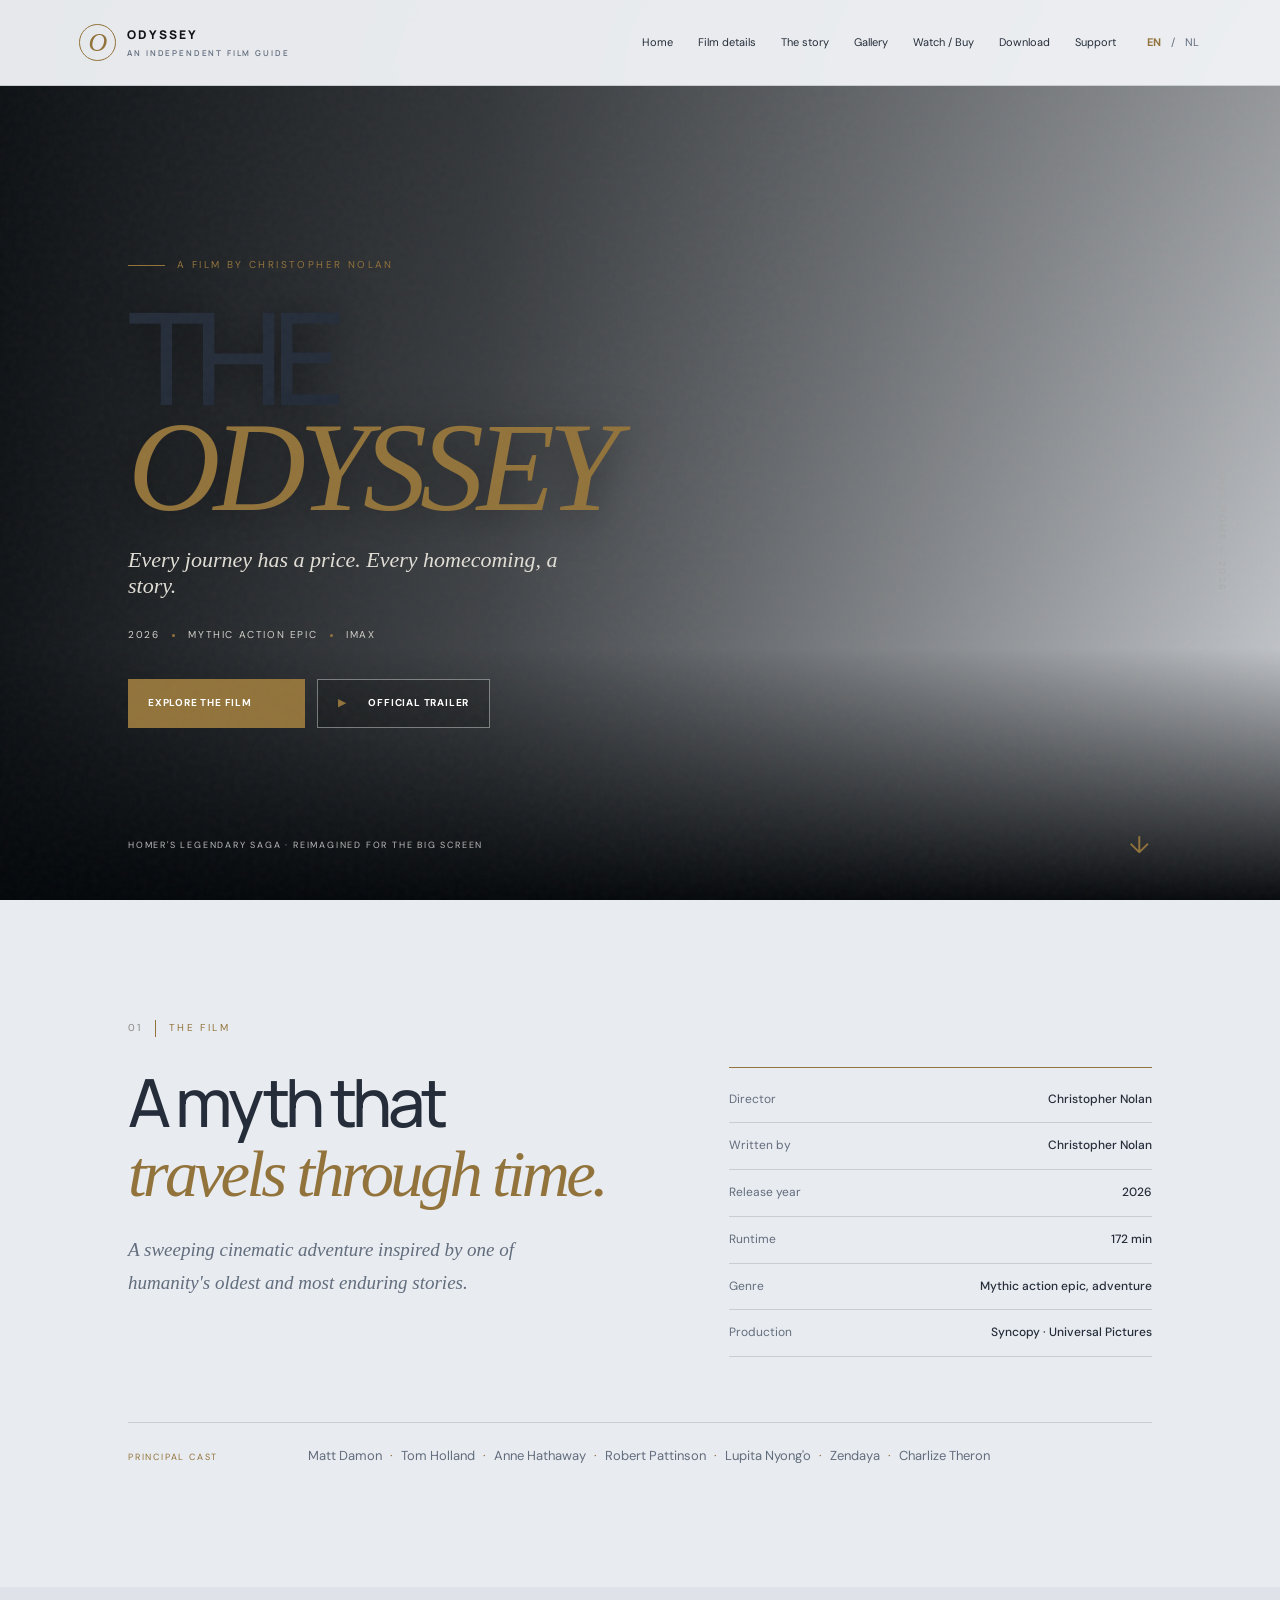
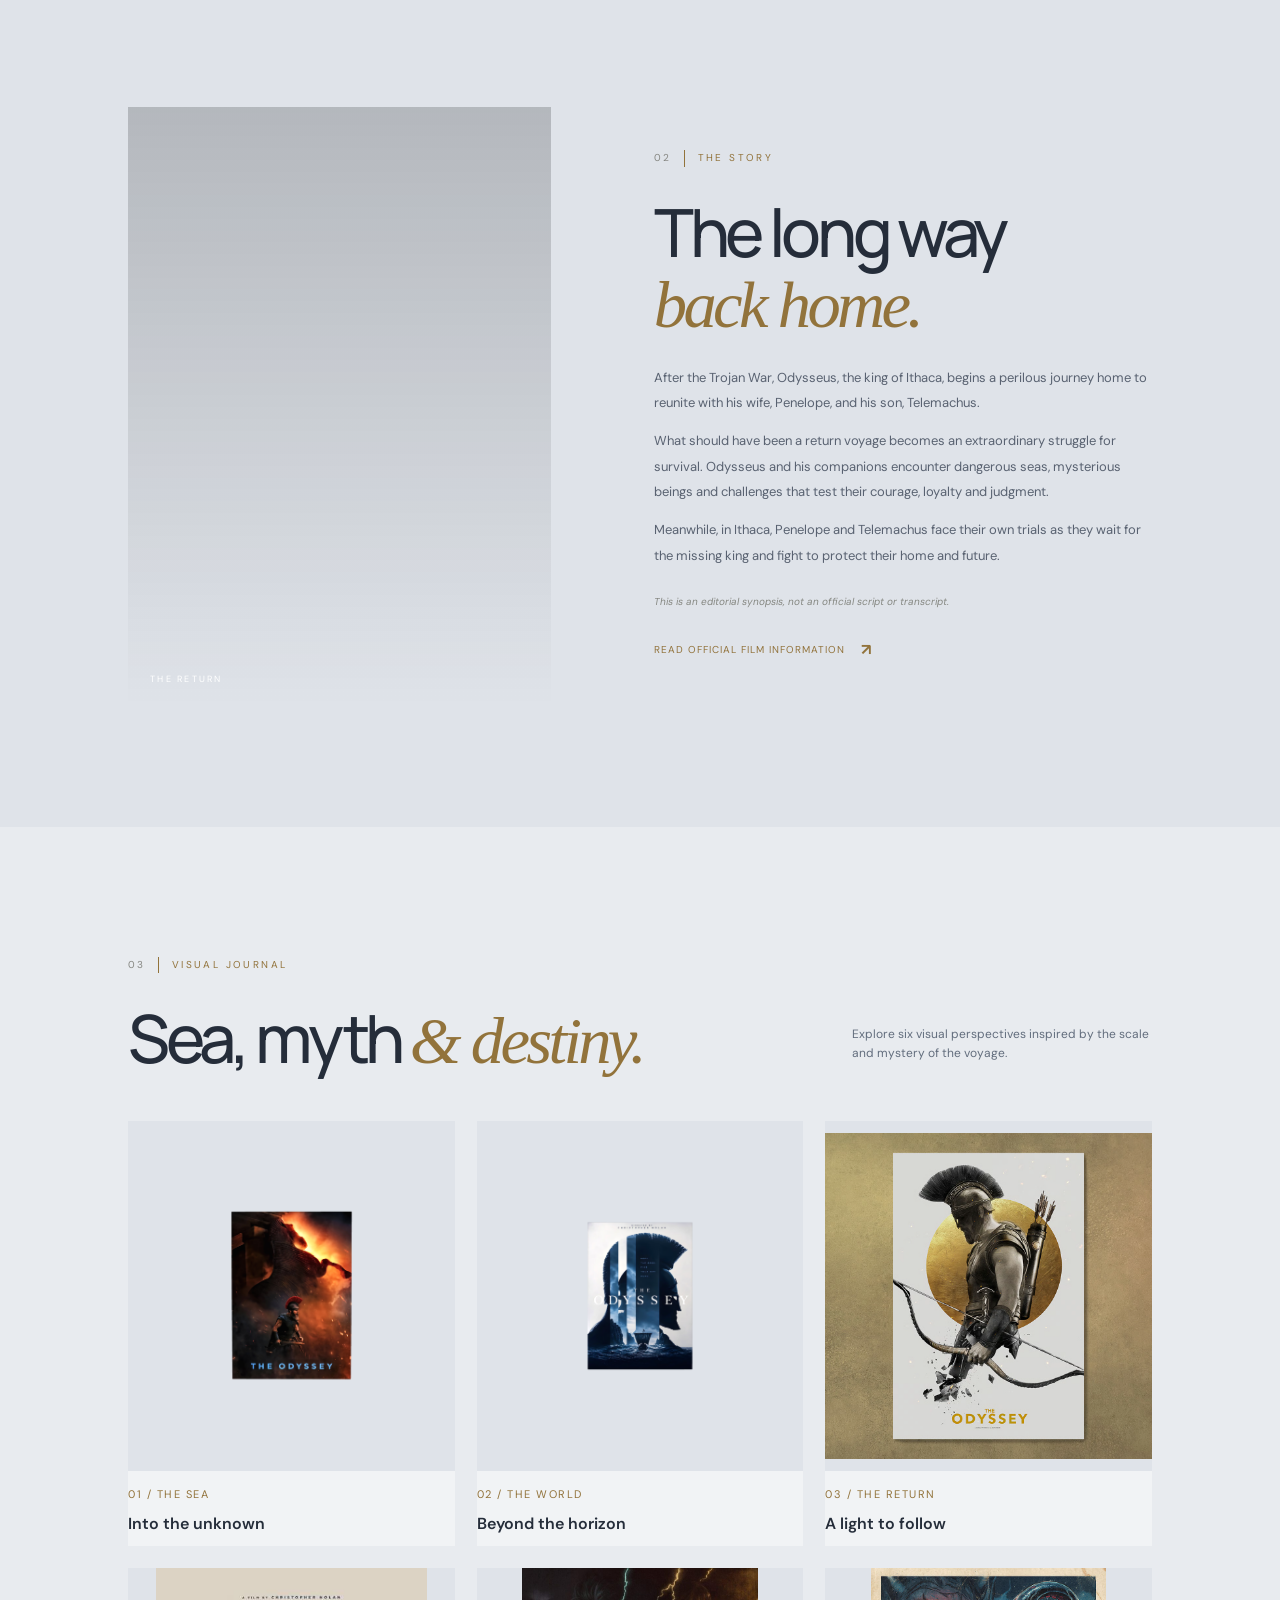
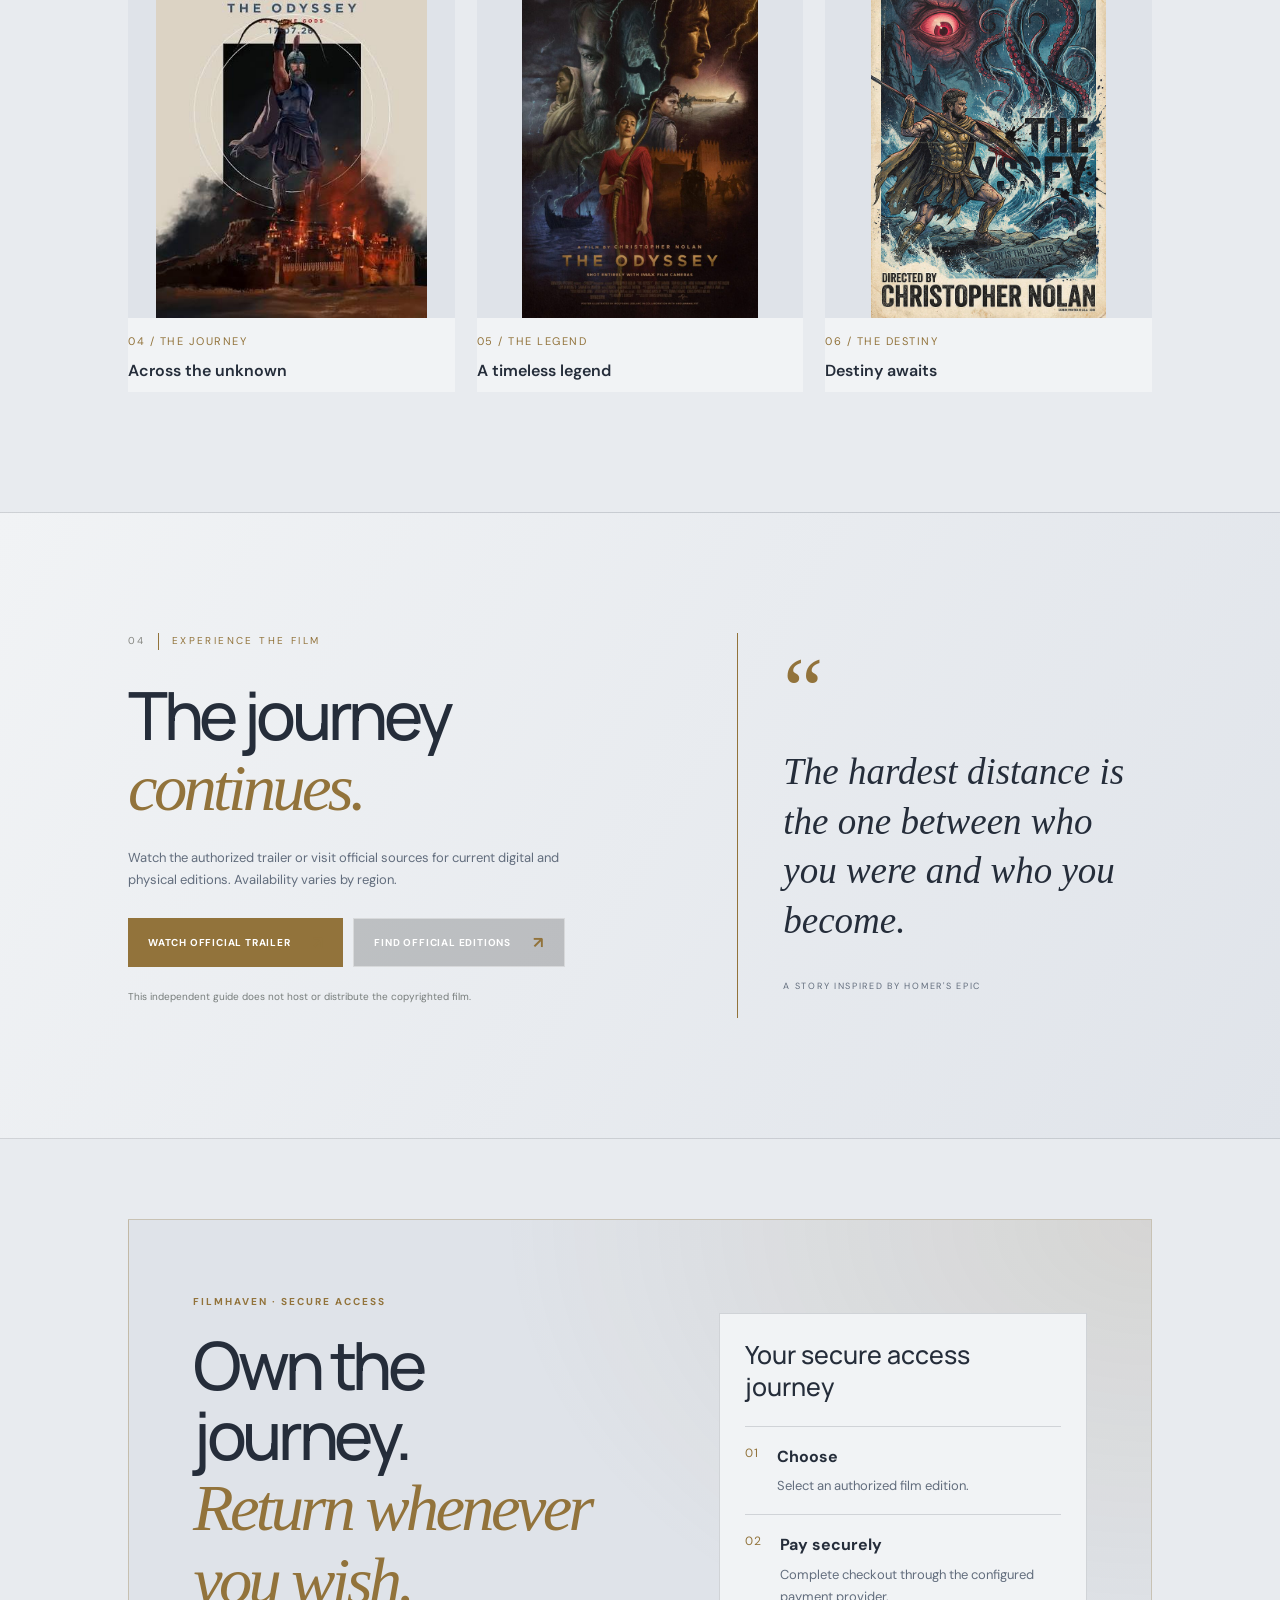
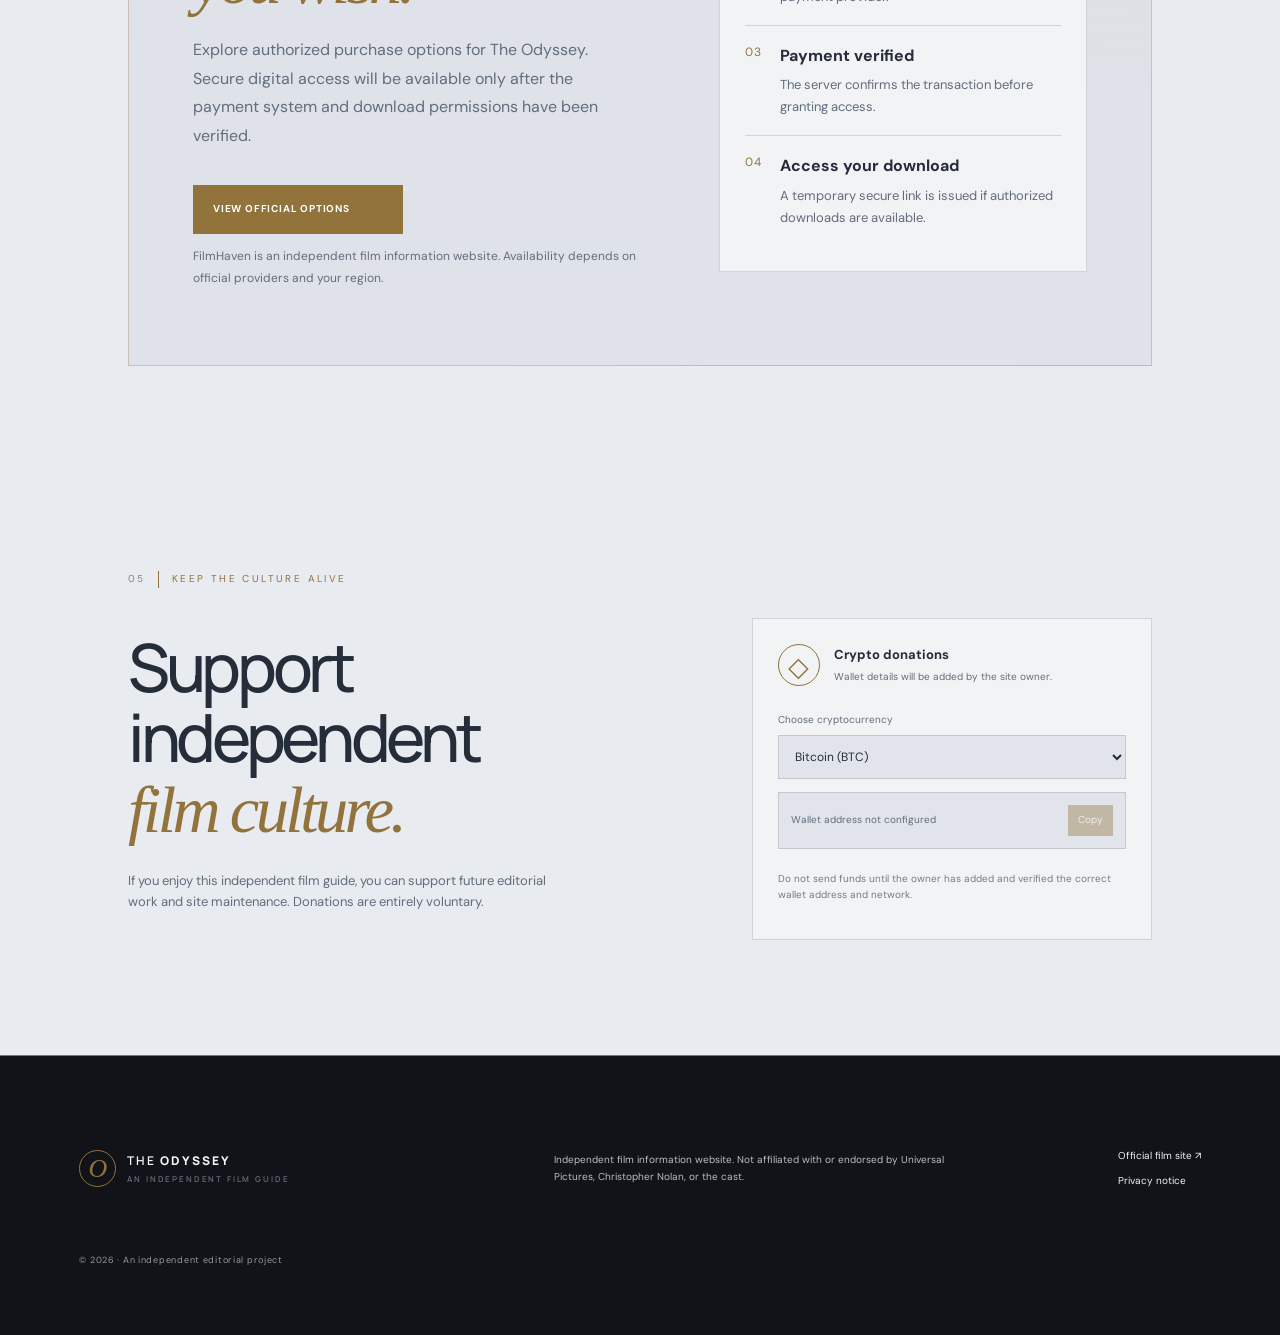
<file: index.html>
<!doctype html>
<html lang="en">

<head>
  <meta charset="utf-8" />
  <meta name="viewport" content="width=device-width, initial-scale=1" />
  <meta name="theme-color" content="#090b0e" />

  <!-- SEO -->
  <title>The Odyssey (2026) — Film Details & Official Viewing | FilmHaven</title>
  <meta
    name="description"
    content="Explore The Odyssey (2026), directed by Christopher Nolan. Discover the story, cast, film details, official trailer and authorized viewing options on FilmHaven."
  />
  <meta name="robots" content="index,follow,max-image-preview:large" />

  <!-- Canonical URL -->
  <link rel="canonical" href="https://filmhaven.nl/" />

  <!-- Open Graph / Social Sharing -->
  <meta property="og:type" content="website" />
  <meta property="og:site_name" content="FilmHaven" />
  <meta
    property="og:title"
    content="The Odyssey (2026) — Film Details & Official Viewing | FilmHaven"
  />
  <meta
    property="og:description"
    content="Discover The Odyssey (2026), its story, cast, official trailer and authorized viewing options."
  />
  <meta property="og:url" content="https://filmhaven.nl/" />
  <meta
    property="og:image"
    content="https://images.unsplash.com/photo-1518837695005-2083093ee35b?auto=format&fit=crop&w=1600&q=85"
  />

  <!-- Twitter / X Sharing -->
  <meta name="twitter:card" content="summary_large_image" />
  <meta
    name="twitter:title"
    content="The Odyssey (2026) | FilmHaven"
  />
  <meta
    name="twitter:description"
    content="Explore the story, cast and authorized viewing options for The Odyssey (2026)."
  />
  <meta
    name="twitter:image"
    content="https://images.unsplash.com/photo-1518837695005-2083093ee35b?auto=format&fit=crop&w=1600&q=85"
  />

  <!-- Fonts -->
  <link rel="preconnect" href="https://fonts.googleapis.com" />
  <link rel="preconnect" href="https://fonts.gstatic.com" crossorigin />
  <link
    href="https://fonts.googleapis.com/css2?family=DM+Sans:wght@400;500;600;700&family=Manrope:wght@400;500;600;700;800&display=swap"
    rel="stylesheet"
  />

  <!-- CSS -->
  <!-- <link rel="stylesheet" href="styles.css" /> -->
  <link rel="stylesheet" href="responsive.css" />
  <link rel="stylesheet" href="sec.css">

  <!-- Structured Data -->
  <script type="application/ld+json">
  {
    "@context": "https://schema.org",
    "@type": "Movie",
    "name": "The Odyssey",
    "url": "https://filmhaven.nl/",
    "datePublished": "2026",
    "director": {
      "@type": "Person",
      "name": "Christopher Nolan"
    },
    "genre": [
      "Adventure",
      "Fantasy"
    ],
    "description": "Explore film information, the story, and authorized viewing options for The Odyssey (2026).",
    "sameAs": [
      "https://www.odysseymovie.com/",
      "https://www.universalpicturesathome.com/movies/the-odyssey-2026"
    ]
  }
  </script>
<style>
header.site-header a.brand > span:nth-child(2) > span.brand-the {
    color: #d4af37 !important;
    -webkit-text-fill-color: #d4af37 !important;
}
</style>

</head>

<body>
  <div class="grain" aria-hidden="true"></div>
  <header class="site-header">
    <a class="brand" href="#home" aria-label="Odyssey home">
  <span class="brand-mark">O</span>
  <span>
    <!-- <span class="brand-the">THE</span> -->
    <b>ODYSSEY</b>
    <small>AN INDEPENDENT FILM GUIDE</small>
  </span>
</a>
    <!-- <a class="brand" href="#home" aria-label="Odyssey home"><span class="brand-mark">O</span><span>THE <b>ODYSSEY</b><small>AN INDEPENDENT FILM GUIDE</small></span></a> -->
    <button class="menu-toggle" aria-label="Open navigation" aria-expanded="false">☰</button>
    <nav class="nav" aria-label="Main navigation">
      <a href="#home" data-i18n="navHome">Home</a><a href="#details" data-i18n="navDetails">Film details</a><a href="#story" data-i18n="navStory">The story</a><a href="#gallery" data-i18n="navGallery">Gallery</a><a href="#watch" data-i18n="navWatch">Watch / Buy</a> <a href="#download">Download</a>  <a href="#support" data-i18n="navSupport">Support</a>
      <div class="language-switch" aria-label="Choose language"><button class="lang active" data-lang="en" aria-pressed="true">EN</button><span>/</span><button class="lang" data-lang="nl" aria-pressed="false">NL</button></div>
    </nav>
  </header>

  <main>
    <section class="hero" id="home">
      <div class="hero-image" role="img" aria-label="Dramatic ocean at dusk, evoking a mythic voyage"></div>
      <div class="hero-vignette"></div>
      <div class="hero-content reveal">
        <p class="eyebrow"><span class="eyebrow-line"></span><span data-i18n="heroEyebrow">A FILM BY CHRISTOPHER NOLAN</span></p>
        <h1>THE<br/><em>ODYSSEY</em></h1>
        <p class="hero-sub" data-i18n="heroSub">Every journey has a price. Every homecoming, a story.</p>
        <div class="hero-meta"><span>2026</span><i></i><span data-i18n="genre">MYTHIC ACTION EPIC</span><i></i><span>IMAX</span></div>
        <div class="hero-actions"><a class="button button-gold" href="#details"><span data-i18n="explore">Explore the film</span><b>↗</b></a><a class="button button-ghost" href="https://www.youtube.com/watch?v=f_bKjZeJBBI" target="_blank" rel="noopener noreferrer"><span class="play">▶</span><span data-i18n="trailer">Official trailer</span></a></div>
      </div>
      <div class="hero-foot"><span data-i18n="heroFoot">HOMER'S LEGENDARY SAGA · REIMAGINED FOR THE BIG SCREEN</span><a href="#story" aria-label="Scroll to story">↓</a></div>
      <div class="vertical-note">A JOURNEY HOME — 2026</div>
    </section>

    <section class="intro section-wrap" id="details">
      <div class="section-kicker"><span>01</span><span data-i18n="detailsKicker">THE FILM</span></div>
      <div class="intro-grid"><div><h2 data-i18n="detailsTitle">A myth that<br/><em>travels through time.</em></h2><p class="lead" data-i18n="detailsLead">A sweeping cinematic adventure inspired by one of humanity's oldest and most enduring stories.</p></div>
        <div class="facts-card"><div class="fact"><span data-i18n="labelDirector">Director</span><strong>Christopher Nolan</strong></div><div class="fact"><span data-i18n="labelWriter">Written by</span><strong>Christopher Nolan</strong></div><div class="fact"><span data-i18n="labelYear">Release year</span><strong>2026</strong></div><div class="fact"><span data-i18n="labelRuntime">Runtime</span><strong>172 min</strong></div><div class="fact"><span data-i18n="labelGenre">Genre</span><strong data-i18n="genreFull">Mythic action epic, adventure</strong></div><div class="fact"><span data-i18n="labelProduction">Production</span><strong>Syncopy · Universal Pictures</strong></div></div>
      </div>
      <div class="cast-strip"><span class="cast-label" data-i18n="castLabel">PRINCIPAL CAST</span><p>Matt Damon <b>·</b> Tom Holland <b>·</b> Anne Hathaway <b>·</b> Robert Pattinson <b>·</b> Lupita Nyong'o <b>·</b> Zendaya <b>·</b> Charlize Theron</p></div>
    </section>

    <section class="story section-wrap" id="story"><div class="story-art" role="img" aria-label="Moonlit sea and distant horizon"></div><div class="story-copy"><div class="section-kicker"><span>02</span><span data-i18n="storyKicker">THE STORY</span></div><h2 data-i18n="storyTitle">The long way<br/><em>back home.</em></h2><p data-i18n="synopsis1">After the Trojan War, Odysseus, the king of Ithaca, begins a perilous journey home to reunite with his wife, Penelope, and his son, Telemachus.</p><p data-i18n="synopsis2">What should have been a return voyage becomes an extraordinary struggle for survival. Odysseus and his companions encounter dangerous seas, mysterious beings and challenges that test their courage, loyalty and judgment.</p><p data-i18n="synopsis3">Meanwhile, in Ithaca, Penelope and Telemachus face their own trials as they wait for the missing king and fight to protect their home and future.</p><p class="editorial-note" data-i18n="editorial">This is an editorial synopsis, not an official script or transcript.</p><a class="text-link" href="https://www.odysseymovie.com/synopsis/" target="_blank" rel="noopener noreferrer"><span data-i18n="officialSynopsis">Read official film information</span> <b>↗</b></a></div></section>
    
<section class="gallery section-wrap" id="gallery">
  <div class="section-heading">
    <div>
      <div class="section-kicker">
        <span>03</span>
        <span data-i18n="galleryKicker">VISUAL JOURNAL</span>
      </div>
      <h2 data-i18n="galleryTitle">Sea, myth <em>&amp; destiny.</em></h2>
    </div>

    <p data-i18n="galleryIntro">
      Explore six visual perspectives inspired by The Odyssey.
    </p>
  </div>

  <div class="gallery-grid">

    <figure class="gallery-large gallery-card">
      <img src="poster-1.png"
           alt="The Odyssey film poster 1"
           loading="lazy">
      <figcaption>
        <span>01 / THE SEA</span>
        <b data-i18n="galleryCaption1">Into the unknown</b>
      </figcaption>
    </figure>

    <figure class="gallery-card">
      <img src="poster-2.png"
           alt="The Odyssey film poster 2"
           loading="lazy">
      <figcaption>
        <span>02 / THE WORLD</span>
        <b data-i18n="galleryCaption2">Beyond the horizon</b>
      </figcaption>
    </figure>

    <figure class="gallery-card">
      <img src="poster-3.png"
           alt="The Odyssey film poster 3"
           loading="lazy">
      <figcaption>
        <span>03 / THE RETURN</span>
        <b data-i18n="galleryCaption3">A light to follow</b>
      </figcaption>
    </figure>

    <figure class="gallery-card">
      <img src="poster-4.jpg"
           alt="The Odyssey film poster 4"
           loading="lazy">
      <figcaption>
        <span>04 / THE JOURNEY</span>
        <b data-i18n="galleryCaption4">Across the unknown</b>
      </figcaption>
    </figure>

    <figure class="gallery-card">
      <img src="poster-5.jpg"
           alt="The Odyssey film poster 5"
           loading="lazy">
      <figcaption>
        <span>05 / THE LEGEND</span>
        <b data-i18n="galleryCaption5">A timeless legend</b>
      </figcaption>
    </figure>

    <figure class="gallery-card">
      <img src="poster-6.jpg"
           alt="The Odyssey film poster 6"
           loading="lazy">
      <figcaption>
        <span>06 / THE DESTINY</span>
        <b data-i18n="galleryCaption6">Destiny awaits</b>
      </figcaption>
    </figure>

  </div>
</section>


    <section class="watch section-wrap" id="watch"><div class="watch-panel"><div class="section-kicker"><span>04</span><span data-i18n="watchKicker">EXPERIENCE THE FILM</span></div><h2 data-i18n="watchTitle">The journey<br/><em>continues.</em></h2><p data-i18n="watchCopy">Watch the authorized trailer or visit official sources for current digital and physical editions. Availability varies by region.</p><div class="watch-actions"><a class="button button-gold" href="https://www.youtube.com/watch?v=f_bKjZeJBBI" target="_blank" rel="noopener noreferrer"><span data-i18n="watchTrailer">Watch official trailer</span><b>↗</b></a><a class="button button-ghost" href="https://www.universalpicturesathome.com/movies/the-odyssey-2026" target="_blank" rel="noopener noreferrer"><span data-i18n="findEditions">Find official editions</span><b>↗</b></a></div><p class="small-note" data-i18n="noDownloads">This independent guide does not host or distribute the copyrighted film.</p></div><div class="watch-side"><span class="quote-mark">“</span><blockquote data-i18n="quote">The hardest distance is the one between who you were and who you become.</blockquote><span class="quote-credit" data-i18n="quoteCredit">A STORY INSPIRED BY HOMER'S EPIC</span></div></section>

<section class="download-section section-wrap" id="download">
  <div class="download-panel">

    <!-- Left Side -->
    <div class="download-copy">

      <p class="download-eyebrow" data-i18n="downloadEyebrow">
        FILMHAVEN · SECURE ACCESS
      </p>

      <h2 data-i18n="downloadTitle">
        Own the journey.<br>
        <em>Return whenever you wish.</em>
      </h2>

      <p data-i18n="downloadCopy">
        Explore authorized purchase options for The Odyssey.
        Secure digital access will be available only after the
        payment system and download permissions have been verified.
      </p>

      <a
        class="button button-gold"
        href="https://www.universalpicturesathome.com/movies/the-odyssey-2026"
        target="_blank"
        rel="noopener noreferrer"
      >
        <span data-i18n="downloadButton">View official options</span>
        <b>↗</b>
      </a>

      <p class="download-note" data-i18n="downloadNote">
        FilmHaven is an independent film information website.
        Availability depends on official providers and your region.
      </p>

    </div>

    <!-- Right Side: Download Steps -->
    <div class="download-steps">

      <h3 data-i18n="downloadStepsTitle">
        Your secure access journey
      </h3>

      <!-- Step 1 -->
      <div class="download-step">
        <span>01</span>

        <div>
          <strong data-i18n="downloadStep1">Choose</strong>

          <p data-i18n="downloadStep1Text">
            Select an authorized film edition.
          </p>
        </div>
      </div>

      <!-- Step 2 -->
      <div class="download-step">
        <span>02</span>

        <div>
          <strong data-i18n="downloadStep2">Pay securely</strong>

          <p data-i18n="downloadStep2Text">
            Complete checkout through the configured payment provider.
          </p>
        </div>
      </div>

      <!-- Step 3 -->
      <div class="download-step">
        <span>03</span>

        <div>
          <strong data-i18n="downloadStep3">Payment verified</strong>

          <p data-i18n="downloadStep3Text">
            The server confirms the transaction before granting access.
          </p>
        </div>
      </div>

      <!-- Step 4 -->
      <div class="download-step">
        <span>04</span>

        <div>
          <strong data-i18n="downloadStep4">Access your download</strong>

          <p data-i18n="downloadStep4Text">
            A temporary secure link is issued if authorized downloads are available.
          </p>
        </div>
      </div>

    </div>
  </div>
</section>







    <section class="support section-wrap" id="support"><div class="section-kicker"><span>05</span><span data-i18n="supportKicker">KEEP THE CULTURE ALIVE</span></div><div class="support-grid"><div><h2 data-i18n="supportTitle">Support independent<br/><em>film culture.</em></h2><p data-i18n="supportCopy">If you enjoy this independent film guide, you can support future editorial work and site maintenance. Donations are entirely voluntary.</p></div><div class="donation-card"><div class="donation-top"><span class="coin-icon">◇</span><div><strong data-i18n="donationTitle">Crypto donations</strong><small data-i18n="donationSubtitle">Wallet details will be added by the site owner.</small></div></div><label for="coin" data-i18n="chooseCoin">Choose cryptocurrency</label><select id="coin"><option value="btc">Bitcoin (BTC)</option><option value="eth">Ethereum (ETH)</option><option value="usdc">USDC</option></select><div class="wallet-box"><span id="walletText" data-i18n="walletMissing">Wallet address not configured</span><button id="copyWallet" disabled data-i18n="copy">Copy</button></div><p class="small-note" data-i18n="walletWarning">Do not send funds until the owner has added and verified the correct wallet address and network.</p></div></div></section>
  </main>

  <footer class="footer"><a class="brand footer-brand" href="#home"><span class="brand-mark">O</span><span>THE <b>ODYSSEY</b><small>AN INDEPENDENT FILM GUIDE</small></span></a><p data-i18n="disclaimer">Independent film information website. Not affiliated with or endorsed by Universal Pictures, Christopher Nolan, or the cast.</p><div class="footer-links"><a href="https://www.odysseymovie.com/" target="_blank" rel="noopener noreferrer" data-i18n="officialSite">Official film site ↗</a><a href="#privacy" id="privacyLink" data-i18n="privacy">Privacy notice</a></div><small>© <span id="year"></span> · <span data-i18n="footerLine">An independent editorial project</span></small></footer>
  <div class="toast" role="status" aria-live="polite"></div>
  <!-- <script src="script.js"></script> -->

<script src="main.js"></script>
</body>
</html>
</file>
<file: styles.css>
:root {
  --bg: #090b0e

  --panel: #c7d8f6;
  --text: #f2f0e9;
  --muted: #a6a7a5;
  --gold: #c8a96b;
  --line: rgba(255, 255, 255, 0.13);
  --serif: Georgia, "Times New Roman", serif;
  --sans: "DM Sans", sans-serif;
  --display: Manrope, "DM Sans", sans-serif;
}
* {
  box-sizing: border-box;
}
html {
  scroll-behavior: smooth;
  scroll-padding-top: 90px;
}
body {
  margin: 0;
  background: var(--bg);
  color: var(--text);
  font-family: var(--sans);
  line-height: 1.65;
  overflow-x: hidden;
}
a {
  color: inherit;
  text-decoration: none;
}
button,
select {
  font: inherit;
}
.grain {
  pointer-events: none;
  position: fixed;
  inset: 0;
  z-index: 10;
  opacity: 0.06;
  background-image: url("data:image/svg+xml,%3Csvg viewBox='0 0 180 180' xmlns='http://www.w3.org/2000/svg'%3E%3Cfilter id='n'%3E%3CfeTurbulence type='fractalNoise' baseFrequency='.8' numOctaves='4' stitchTiles='stitch'/%3E%3C/filter%3E%3Crect width='100%25' height='100%25' filter='url(%23n)' opacity='.55'/%3E%3C/svg%3E");
}
.site-header {
  height: 86px;
  position: absolute;
  top: 0;
  left: 0;
  width: 100%;
  z-index: 20;
  display: flex;
  align-items: center;
  justify-content: space-between;
  padding: 0 6.2%;
  border-bottom: 1px solid rgba(255, 255, 255, 0.12);
  background: rgba(7, 9, 12, 0.35);
  backdrop-filter: blur(10px);
}
.brand {
  display: flex;
  align-items: center;
  gap: 11px;
  font: 600 12px var(--display);
  letter-spacing: 0.16em;
  line-height: 1.2;
}
.brand b {
  font-weight: 800;
}
.brand small {
  display: block;
  color: #aaa;
  font-size: 8px;
  letter-spacing: 0.23em;
  margin-top: 6px;
}
.brand-mark {
  display: grid;
  place-items: center;
  width: 37px;
  height: 37px;
  border: 1px solid var(--gold);
  border-radius: 50%;
  font: italic 26px var(--serif);
  color: var(--gold);
  letter-spacing: 0;
}
.nav {
  display: flex;
  align-items: center;
  gap: 25px;
  font-size: 11px;
  color: #e0dfda;
}
.nav > a {
  transition: color 0.2s;
}
.nav > a:hover,
.footer a:hover {
  color: var(--gold);
}
.language-switch {
  display: flex;
  align-items: center;
  gap: 8px;
  margin-left: 4px;
  color: #777;
  font-size: 11px;
}
.lang {
  padding: 6px 2px;
  border: 0;
  background: none;
  color: #999;
  cursor: pointer;
}
.lang.active {
  color: var(--gold);
  font-weight: 700;
}
.menu-toggle {
  display: none;
  background: none;
  border: 1px solid var(--line);
  color: white;
  padding: 8px 11px;
}
.hero {
  min-height: 760px;
  height: 100svh;
  max-height: 1000px;
  position: relative;
  display: flex;
  align-items: center;
  padding: 120px 10% 80px;
  overflow: hidden;
}
.hero-image {
  position: absolute;
  inset: 0;
  background-image: url("https://images.unsplash.com/photo-1518837695005-2083093ee35b?auto=format&fit=crop&w=2200&q=90");
  background-size: cover;
  background-position: center 52%;
  transform: scale(1.03);
  animation: slowzoom 20s ease-in-out infinite alternate;
}
.hero-vignette {
  position: absolute;
  inset: 0;
  background:
    linear-gradient(
      90deg,
      rgba(4, 7, 10, 0.94) 0%,
      rgba(4, 7, 10, 0.73) 38%,
      rgba(4, 7, 10, 0.18) 100%
    ),
    linear-gradient(0deg, #090b0e 0%, transparent 28%, rgba(0, 0, 0, 0.25) 100%);
}
.hero-content {
  position: relative;
  z-index: 2;
  max-width: 700px;
  margin-top: 35px;
}
.eyebrow,
.section-kicker {
  font-size: 10px;
  letter-spacing: 0.24em;
  color: var(--gold);
  display: flex;
  align-items: center;
  gap: 12px;
}
.eyebrow-line {
  height: 1px;
  width: 37px;
  background: var(--gold);
}
h1 {
  font: 500 clamp(76px, 10vw, 150px)/0.82 var(--display);
  letter-spacing: -0.085em;
  margin: 30px 0 28px;
  text-shadow: 0 5px 40px #0008;
}
h1 em,
h2 em {
  font-family: var(--serif);
  font-weight: 400;
  letter-spacing: -0.055em;
  color: var(--gold);
}
.hero-sub {
  font: italic clamp(17px, 2vw, 22px) var(--serif);
  color: #e1ded6;
  max-width: 440px;
  margin-bottom: 28px;
}
.hero-meta {
  display: flex;
  align-items: center;
  gap: 13px;
  color: #d2d1cc;
  font-size: 10px;
  letter-spacing: 0.16em;
}
.hero-meta i {
  height: 3px;
  width: 3px;
  background: var(--gold);
  border-radius: 50%;
}
.hero-actions {
  display: flex;
  gap: 12px;
  margin-top: 35px;
  flex-wrap: wrap;
}
.button {
  display: inline-flex;
  align-items: center;
  justify-content: center;
  gap: 22px;
  min-height: 49px;
  padding: 0 20px;
  font-size: 10px;
  font-weight: 700;
  letter-spacing: 0.08em;
  text-transform: uppercase;
  transition:
    transform 0.25s,
    background 0.25s,
    border-color 0.25s;
}
.button:hover {
  transform: translateY(-2px);
}
.button b {
  font-size: 16px;
}
.button-gold {
  background: var(--gold);
  color: #11130f;
}
.button-gold:hover {
  background: #e0c58a;
}
.button-ghost {
  border: 1px solid rgba(255, 255, 255, 0.4);
  background: rgba(5, 7, 9, 0.2);
}
.button-ghost:hover {
  border-color: var(--gold);
}
.play {
  font-size: 10px;
  color: var(--gold);
}
.hero-foot {
  position: absolute;
  bottom: 35px;
  left: 10%;
  right: 10%;
  display: flex;
  justify-content: space-between;
  align-items: center;
  font-size: 9px;
  letter-spacing: 0.2em;
  color: #bbb;
}
.hero-foot a {
  font-size: 24px;
  color: var(--gold);
}
.vertical-note {
  position: absolute;
  right: 4%;
  top: 48%;
  writing-mode: vertical-rl;
  font-size: 9px;
  letter-spacing: 0.28em;
  color: #aaa;
}
.section-wrap {
  padding: 120px 10%;
  position: relative;
}
.section-kicker {
  margin-bottom: 30px;
}
.section-kicker span:first-child {
  color: #858681;
}
.section-kicker span:last-child {
  border-left: 1px solid var(--gold);
  padding-left: 13px;
}
h2 {
  font: 500 clamp(39px, 5.2vw, 70px)/1.05 var(--display);
  letter-spacing: -0.065em;
  margin: 0 0 25px;
}
.lead {
  max-width: 420px;
  font: italic 19px/1.7 var(--serif);
  color: #bfc0bc;
}
.intro-grid {
  display: grid;
  grid-template-columns: 1fr 0.85fr;
  gap: 10%;
  align-items: start;
}
.facts-card {
  border-top: 1px solid var(--gold);
  padding-top: 9px;
}
.fact {
  display: flex;
  justify-content: space-between;
  gap: 20px;
  padding: 13px 0;
  border-bottom: 1px solid var(--line);
  font-size: 12px;
}
.fact span {
  color: #92948f;
}
.fact strong {
  text-align: right;
  font-weight: 500;
  color: #e9e7df;
}
.cast-strip {
  margin-top: 65px;
  padding-top: 22px;
  border-top: 1px solid var(--line);
  display: grid;
  grid-template-columns: 160px 1fr;
  gap: 20px;
}
.cast-label {
  color: var(--gold);
  font-size: 9px;
  letter-spacing: 0.2em;
  padding-top: 5px;
}
.cast-strip p {
  margin: 0;
  font-size: 13px;
  color: #ccc;
}
.cast-strip b {
  color: var(--gold);
  font-weight: 400;
  margin: 0 5px;
}
.story {
  display: grid;
  grid-template-columns: 0.85fr 1fr;
  gap: 10%;
  align-items: center;
  background: #0d1014;
}
.story-art {
  min-height: 600px;
  background:
    linear-gradient(0deg, #090b0e00, #090b0e33),
    url("https://images.unsplash.com/photo-1500375592092-40eb2168fd21?auto=format&fit=crop&w=1200&q=85")
      center/cover;
  position: relative;
}
.story-art:after {
  content: "THE RETURN";
  position: absolute;
  bottom: 20px;
  left: 22px;
  font-size: 9px;
  letter-spacing: 0.25em;
  color: #fff;
}
.story-copy {
  max-width: 570px;
}
.story-copy p {
  font-size: 13px;
  color: #b7b9b5;
  line-height: 1.95;
}
.editorial-note {
  font-size: 10px !important;
  color: #858781 !important;
  font-style: italic;
  margin-top: 24px;
}
.text-link {
  display: inline-flex;
  gap: 16px;
  align-items: center;
  margin-top: 15px;
  color: var(--gold);
  font-size: 10px;
  letter-spacing: 0.1em;
  text-transform: uppercase;
}
.text-link b {
  font-size: 16px;
}
.gallery {
  padding-top: 130px;
}
.section-heading {
  display: flex;
  justify-content: space-between;
  align-items: end;
  gap: 35px;
  margin-bottom: 45px;
}
.section-heading h2 {
  margin-bottom: 0;
}
.section-heading > p {
  max-width: 300px;
  color: #9c9e9a;
  font-size: 12px;
}
.gallery-grid {
  display: grid;
  grid-template-columns: 1.35fr 1fr 1fr;
  gap: 16px;
}
.gallery-grid figure {
  margin: 0;
  position: relative;
  min-width: 0;
  overflow: hidden;
  background: #13161a;
}
.gallery-grid img {
  display: block;
  width: 100%;
  height: 320px;
  object-fit: cover;
  filter: brightness(0.78);
  transition:
    transform 0.7s,
    filter 0.5s;
}
.gallery-grid figure:hover img {
  transform: scale(1.04);
  filter: brightness(1);
}
.gallery-grid .gallery-large img {
  height: 420px;
}
.gallery-grid figcaption {
  position: absolute;
  bottom: 0;
  left: 0;
  right: 0;
  padding: 38px 18px 17px;
  background: linear-gradient(transparent, rgba(0, 0, 0, 0.8));
  display: flex;
  flex-direction: column;
  gap: 4px;
}
.gallery-grid figcaption span {
  font-size: 8px;
  letter-spacing: 0.2em;
  color: var(--gold);
}
.gallery-grid figcaption b {
  font: italic 20px var(--serif);
  font-weight: 400;
}
.watch {
  display: grid;
  grid-template-columns: 1.1fr 0.9fr;
  gap: 10%;
  background: linear-gradient(120deg, #12151a, #090b0e);
  border-top: 1px solid var(--line);
  border-bottom: 1px solid var(--line);
}
.watch-panel > p {
  max-width: 460px;
  color: #aeb0ab;
  font-size: 13px;
}
.watch-actions {
  display: flex;
  gap: 10px;
  flex-wrap: wrap;
  margin-top: 28px;
}
.small-note {
  font-size: 10px !important;
  color: #777d7b !important;
  margin-top: 22px;
}
.watch-side {
  border-left: 1px solid var(--gold);
  padding: 25px 0 20px 45px;
  align-self: center;
}
.quote-mark {
  font: 90px/0.7 var(--serif);
  color: var(--gold);
}
blockquote {
  font: italic clamp(24px, 3vw, 37px)/1.35 var(--serif);
  margin: 18px 0 25px;
  color: #e8e4da;
}
.quote-credit {
  font-size: 9px;
  letter-spacing: 0.19em;
  color: #999;
}
.support {
  padding-top: 105px;
  padding-bottom: 115px;
}
.support-grid {
  display: grid;
  grid-template-columns: 1fr 0.8fr;
  gap: 12%;
  align-items: center;
}
.support-grid > div:first-child p {
  max-width: 440px;
  font-size: 13px;
  color: #aeb0ab;
}
.donation-card {
  padding: 25px;
  background: #12151a;
  border: 1px solid var(--line);
}
.donation-top {
  display: flex;
  align-items: center;
  gap: 14px;
  margin-bottom: 26px;
}
.coin-icon {
  width: 42px;
  height: 42px;
  border: 1px solid var(--gold);
  color: var(--gold);
  border-radius: 50%;
  display: grid;
  place-items: center;
  font-size: 27px;
}
.donation-top strong,
.donation-top small {
  display: block;
}
.donation-top strong {
  font-size: 13px;
}
.donation-top small {
  font-size: 10px;
  color: #8d918d;
  margin-top: 4px;
}
.donation-card label {
  font-size: 10px;
  color: #aaa;
  display: block;
  margin-bottom: 7px;
}
.donation-card select {
  width: 100%;
  padding: 12px;
  background: #090b0e;
  color: #eae8e1;
  border: 1px solid var(--line);
  outline-color: var(--gold);
  font-size: 12px;
}
.wallet-box {
  display: flex;
  align-items: center;
  justify-content: space-between;
  gap: 10px;
  margin-top: 13px;
  padding: 12px;
  background: #090b0e;
  border: 1px solid var(--line);
  font-size: 10px;
  color: #999;
  overflow-wrap: anywhere;
}
.wallet-box button {
  border: 0;
  background: var(--gold);
  padding: 7px 10px;
  font-size: 10px;
  cursor: pointer;
}
.wallet-box button:disabled {
  opacity: 0.4;
  cursor: not-allowed;
}
.footer {
  padding: 35px 6.2% 28px;
  border-top: 1px solid var(--line);
  display: grid;
  grid-template-columns: 1fr 1.2fr auto;
  align-items: center;
  gap: 35px;
}
.footer p {
  font-size: 10px;
  color: #8e918c;
  max-width: 390px;
}
.footer-links {
  display: flex;
  flex-direction: column;
  gap: 8px;
  font-size: 10px;
  color: #bfc0bc;
}
.footer > small {
  grid-column: 1/-1;
  color: #6f736f;
  font-size: 9px;
  letter-spacing: 0.08em;
}
.toast {
  position: fixed;
  bottom: 25px;
  left: 50%;
  transform: translate(-50%, 20px);
  background: var(--gold);
  color: #111;
  padding: 10px 18px;
  font-size: 12px;
  opacity: 0;
  pointer-events: none;
  transition: 0.25s;
  z-index: 50;
}
.toast.show {
  opacity: 1;
  transform: translate(-50%, 0);
}
.reveal {
  animation: rise 0.9s ease both;
}
@keyframes rise {
  from {
    opacity: 0;
    transform: translateY(20px);
  }
  to {
    opacity: 1;
    transform: translateY(0);
  }
}
@keyframes slowzoom {
  from {
    transform: scale(1.02);
  }
  to {
    transform: scale(1.09);
  }
}








/* ===== THE ODYSSEY: RESPONSIVE POSTER GALLERY ===== */
 .gallery-grid {
  display: grid;
  grid-template-columns: repeat(3, minmax(0, 1fr));
  gap: 22px;
  align-items: start;
}

.gallery-grid figure {
  min-width: 0;
  margin: 0;
  overflow: hidden;
}

.gallery-grid figure img {
  display: block;
  width: 100%;
  height: 350px;
  object-fit: contain;
  object-position: center;
  background: #090b0e;
  transition: transform 0.4s ease;
}

.gallery-grid figure:hover img {
  transform: scale(1.025);
}

.gallery-grid figcaption {
  display: flex;
  flex-direction: column;
  gap: 8px;
  padding: 14px 0 8px;
}

.gallery-grid figcaption span {
  font-size: 11px;
  letter-spacing: 1.5px;
  color: #b9a477;
}

.gallery-grid figcaption b {
  font-size: 16px;
  font-weight: 600;
  color: #f5f1e8;
}
 





/* FilmHaven secure download section */
.download-section {
  padding-top: 80px;
  padding-bottom: 100px;
}

.download-panel {
  display: grid;
  grid-template-columns: minmax(0, 1.1fr) minmax(280px, 0.9fr);
  gap: clamp(30px, 6vw, 80px);
  align-items: center;
  padding: clamp(25px, 5vw, 64px);
  border: 1px solid rgba(200, 169, 107, 0.3);
  background:
    radial-gradient(ellipse at top right, rgba(200, 169, 107, 0.12), transparent 45%),
    #111419;
}

.download-copy {
  min-width: 0;
}

.download-eyebrow {
  color: var(--gold);
  font-size: 10px;
  font-weight: 700;
  letter-spacing: 0.2em;
}

.download-copy h2 {
  margin: 20px 0;
}

.download-copy > p:not(.download-eyebrow) {
  max-width: 570px;
  color: var(--muted);
  line-height: 1.8;
}

.download-copy .button {
  margin-top: 18px;
}

.download-note {
  font-size: 12px;
}

.download-steps {
  padding: 25px;
  border: 1px solid var(--line);
  background: rgba(255, 255, 255, 0.025);
}

.download-steps h3 {
  margin: 0 0 22px;
  font: 500 25px/1.3 var(--display);
}

.download-step {
  display: flex;
  gap: 17px;
  padding: 17px 0;
  border-top: 1px solid var(--line);
}

.download-step > span {
  color: var(--gold);
  font-size: 12px;
  letter-spacing: 0.1em;
}

.download-step strong {
  display: block;
  margin-bottom: 5px;
}

.download-step p {
  margin: 0;
  color: var(--muted);
  font-size: 13px;
  line-height: 1.7;
}
</file>
<file: responsive.css>
@media (max-width: 1050px) {
  .site-header {
    padding: 0 4%;
  }
  .nav {
    gap: 13px;
  }
  .section-wrap {
    padding-left: 7%;
    padding-right: 7%;
  }
  .hero {
    padding-left: 8%;
    padding-right: 8%;
  }
  .hero-foot {
    left: 8%;
    right: 8%;
  }
  .footer {
    padding-left: 4%;
    padding-right: 4%;
  }
}
@media (max-width: 800px) {
  .site-header {
    height: 74px;
  }
  .menu-toggle {
    display: block;
  }
  .nav {
    display: none;
    position: absolute;
    top: 74px;
    left: 0;
    right: 0;
    padding: 22px 7%;
    background: #0b0e12;
    border-bottom: 1px solid var(--line);
    flex-direction: column;
    align-items: flex-start;
    gap: 18px;
  }
  .nav.open {
    display: flex;
  }
  .language-switch {
    margin-top: 4px;
  }
  .hero {
    min-height: 720px;
    height: 94svh;
    padding: 120px 7% 80px;
  }
  .hero-vignette {
    background:
      linear-gradient(90deg, rgba(4, 7, 10, 0.88), rgba(4, 7, 10, 0.4)),
      linear-gradient(0deg, #090b0e 0%, transparent 45%);
  }
  .vertical-note {
    display: none;
  }
  .section-wrap {
    padding: 85px 7%;
  }
  .intro-grid,
  .story,
  .watch,
  .support-grid {
    grid-template-columns: 1fr;
    gap: 42px;
  }
  .facts-card {
    max-width: 600px;
  }
  .cast-strip {
    grid-template-columns: 1fr;
    gap: 8px;
    margin-top: 45px;
  }
  .story-art {
    min-height: 400px;
    order: 2;
  }
  .story-copy {
    order: 1;
  }
  .section-heading {
    align-items: start;
    flex-direction: column;
    gap: 15px;
  }
  .gallery-grid {
    grid-template-columns: 1fr 1fr;
  }
  .gallery-grid .gallery-large {
    grid-column: 1/-1;
  }
  .gallery-grid .gallery-large img {
    height: 360px;
  }
  .gallery-grid img {
    height: 270px;
  }
  .watch-side {
    padding-left: 25px;
  }
  .footer {
    grid-template-columns: 1fr 1fr;
  }
  .footer p {
    grid-column: 1/-1;
    grid-row: 2;
  }
  .footer-links {
    grid-column: 2;
    grid-row: 1;
  }
  .footer > small {
    grid-column: 1/-1;
  }
}
@media (max-width: 480px) {
  .brand {
    font-size: 10px;
  }
  .brand-mark {
    width: 32px;
    height: 32px;
    font-size: 23px;
  }
  .hero {
    min-height: 680px;
  }
  .hero-content {
    margin-top: 15px;
  }
  h1 {
    font-size: clamp(66px, 17vw, 90px);
  }
  .hero-sub {
    font-size: 17px;
  }
  .hero-actions {
    align-items: stretch;
    flex-direction: column;
    max-width: 260px;
  }
  .button {
    justify-content: space-between;
  }
  .hero-foot {
    font-size: 7px;
    letter-spacing: 0.12em;
    bottom: 25px;
  }
  .section-wrap {
    padding-top: 70px;
    padding-bottom: 70px;
  }
  .fact {
    font-size: 11px;
  }
  .gallery-grid {
    grid-template-columns: 1fr;
  }
  .gallery-grid .gallery-large {
    grid-column: auto;
  }
  .gallery-grid .gallery-large img,
  .gallery-grid img {
    height: 280px;
  }
  .watch-actions {
    flex-direction: column;
    align-items: stretch;
  }
  .donation-card {
    padding: 18px;
  }
  .footer {
    grid-template-columns: 1fr;
  }
  .footer-links {
    grid-column: auto;
    grid-row: auto;
  }
  .footer p {
    grid-column: auto;
    grid-row: auto;
  }
  .footer > small {
    grid-column: auto;
  }
}
@media (prefers-reduced-motion: reduce) {
  html {
    scroll-behavior: auto;
  }
  *,
  *:before,
  *:after {
    animation-duration: 0.01ms !important;
    animation-iteration-count: 1 !important;
    transition-duration: 0.01ms !important;
  }
}




@media (max-width: 800px) {
  .gallery-grid {
    grid-template-columns: repeat(2, minmax(0, 1fr));
    gap: 18px;
  }

  .gallery-grid figure img {
    height: 300px;
  }
}

@media (max-width: 480px) {
  .gallery-grid {
    grid-template-columns: repeat(2, minmax(0, 1fr));
    gap: 12px;
  }

  .gallery-grid figure img {
    height: 220px;
  }

  .gallery-grid figcaption {
    gap: 6px;
    padding-top: 10px;
  }

  .gallery-grid figcaption span {
    font-size: 9px;
    letter-spacing: 1px;
  }

  .gallery-grid figcaption b {
    font-size: 13px;
  }
}





@media (max-width: 760px) {
  .download-section {
    padding: 55px 6%;
  }

  .download-panel {
    grid-template-columns: 1fr;
    gap: 30px;
    padding: 24px 18px;
  }

  .download-steps {
    padding: 20px 15px;
  }

  .download-steps h3 {
    font-size: 22px;
  }

  .download-copy .button {
    width: 100%;
    gap: 12px;
  }
}
</file>
<file: sec.css>
:root {
  --bg: #e8ebef;
  --panel: #f1f3f5;
  --text:#252d3a ;
  --muted: #626d7d;
  --gold: #92733b;
  --line: rgba(37, 45, 58, 0.16);
  --serif: Georgia, "Times New Roman", serif;
  --sans: "DM Sans", sans-serif;
  --display: Manrope, "DM Sans", sans-serif;
}

* {
  box-sizing: border-box;
}

html {
  scroll-behavior: smooth;
  scroll-padding-top: 90px;
}

body {
  margin: 0;
  background: var(--bg);
  color: var(--text);
  font-family: var(--sans);
  line-height: 1.65;
  overflow-x: hidden;
}

a {
  color: inherit;
  text-decoration: none;
}

button,
select {
  font: inherit;
}

.grain {
  pointer-events: none;
  position: fixed;
  inset: 0;
  z-index: 10;
  opacity: 0.06;
  background-image: url("data:image/svg+xml,%3Csvg viewBox='0 0 180 180' xmlns='http://www.w3.org/2000/svg'%3E%3Cfilter id='n'%3E%3CfeTurbulence type='fractalNoise' baseFrequency='.8' numOctaves='4' stitchTiles='stitch'/%3E%3C/filter%3E%3Crect width='100%25' height='100%25' filter='url(%23n)' opacity='.55'/%3E%3C/svg%3E");
}

/* HEADER */

.site-header {
  height: 86px;
  position: absolute;
  top: 0;
  left: 0;
  width: 100%;
  z-index: 20;
  display: flex;
  align-items: center;
  justify-content: space-between;
  padding: 0 6.2%;
  border-bottom: 1px solid var(--line);
  background: rgba(240, 242, 245, 0.96);
  backdrop-filter: blur(10px);
}

.brand {
  display: flex;
  align-items: center;
  gap: 11px;
  font: 600 12px var(--display);
  letter-spacing: 0.16em;
  line-height: 1.2;
}

.brand b {
  font-weight: 800;
}

.brand small {
  display: block;
  color: var(--muted);
  font-size: 8px;
  letter-spacing: 0.23em;
  margin-top: 6px;
}

.brand-mark {
  display: grid;
  place-items: center;
  width: 37px;
  height: 37px;
  border: 1px solid var(--gold);
  border-radius: 50%;
  font: italic 26px var(--serif);
  color: var(--gold);
  letter-spacing: 0;
}

.nav {
  display: flex;
  align-items: center;
  gap: 25px;
  font-size: 11px;
  color: var(--text);
}

.nav > a {
  transition: color 0.2s;
}

.nav > a:hover,
.footer a:hover {
  color: var(--gold);
}

.language-switch {
  display: flex;
  align-items: center;
  gap: 8px;
  margin-left: 4px;
  color: var(--muted);
  font-size: 11px;
}

.lang {
  padding: 6px 2px;
  border: 0;
  background: none;
  color: var(--muted);
  cursor: pointer;
}

.lang.active {
  color: var(--gold);
  font-weight: 700;
}

.menu-toggle {
  display: none;
  background: none;
  border: 1px solid var(--line);
  color: var(--text);
  padding: 8px 11px;
}

/* HERO SECTION */

.hero {
  min-height: 760px;
  height: 100svh;
  max-height: 1000px;
  position: relative;
  display: flex;
  align-items: center;
  padding: 120px 10% 80px;
  overflow: hidden;
}

.hero-image {
  position: absolute;
  inset: 0;
  background-image: url("https://images.unsplash.com/photo-1518837695005-2083093ee35b?auto=format&fit=crop&w=2200&q=90");
  background-size: cover;
  background-position: center 52%;
  transform: scale(1.03);
  animation: slowzoom 20s ease-in-out infinite alternate;
}

.hero-vignette {
  position: absolute;
  inset: 0;
  background:
    linear-gradient(
      90deg,
      rgba(4, 7, 10, 0.94) 0%,
      rgba(4, 7, 10, 0.73) 38%,
      rgba(4, 7, 10, 0.18) 100%
    ),
    linear-gradient(
      0deg,
      #090b0e 0%,
      transparent 28%,
      rgba(0, 0, 0, 0.25) 100%
    );
}

.hero-content {
  position: relative;
  z-index: 2;
  max-width: 700px;
  margin-top: 35px;
}

.eyebrow,
.section-kicker {
  font-size: 10px;
  letter-spacing: 0.24em;
  color: var(--gold);
  display: flex;
  align-items: center;
  gap: 12px;
}

.eyebrow-line {
  height: 1px;
  width: 37px;
  background: var(--gold);
}

h1 {
  font: 500 clamp(76px, 10vw, 150px)/0.82 var(--display);
  letter-spacing: -0.085em;
  margin: 30px 0 28px;
  text-shadow: 0 5px 40px #0008;
}

h1 em,
h2 em {
  font-family: var(--serif);
  font-weight: 400;
  letter-spacing: -0.055em;
  color: var(--gold);
}

.hero-sub {
  font: italic clamp(17px, 2vw, 22px) var(--serif);
  color: #e1ded6;
  max-width: 440px;
  margin-bottom: 28px;
}

.hero-meta {
  display: flex;
  align-items: center;
  gap: 13px;
  color: #d2d1cc;
  font-size: 10px;
  letter-spacing: 0.16em;
}

.hero-meta i {
  height: 3px;
  width: 3px;
  background: var(--gold);
  border-radius: 50%;
}

.hero-actions {
  display: flex;
  gap: 12px;
  margin-top: 35px;
  flex-wrap: wrap;
}

/* BUTTONS */

.button {
  display: inline-flex;
  align-items: center;
  justify-content: center;
  gap: 22px;
  min-height: 49px;
  padding: 0 20px;
  font-size: 10px;
  font-weight: 700;
  letter-spacing: 0.08em;
  text-transform: uppercase;
  transition:
    transform 0.25s,
    background 0.25s,
    border-color 0.25s;
}

.button:hover {
  transform: translateY(-2px);
}

.button b {
  font-size: 16px;
  color: var(--gold);

}

.button-gold {
  background: var(--gold);
  color: #fff;
}

.button-gold:hover {
  background: #a78950;
}

.button-ghost {
  border: 1px solid rgba(255, 255, 255, 0.4);
  background: rgba(5, 7, 9, 0.2);
  color: #fff;
}

.button-ghost:hover {
  border-color: var(--gold);
}

.play {
  font-size: 10px;
  color: var(--gold);
}

/* HERO FOOTER */

.hero-foot {
  position: absolute;
  bottom: 35px;
  left: 10%;
  right: 10%;
  display: flex;
  justify-content: space-between;
  align-items: center;
  font-size: 9px;
  letter-spacing: 0.2em;
  color: #bbb;
}

.hero-foot a {
  font-size: 24px;
  color: var(--gold);
}

.vertical-note {
  position: absolute;
  right: 4%;
  top: 48%;
  writing-mode: vertical-rl;
  font-size: 9px;
  letter-spacing: 0.28em;
  color: #aaa;
}

/* GENERAL SECTIONS */

.section-wrap {
  padding: 120px 10%;
  position: relative;
  background: var(--bg);
}

.section-kicker {
  margin-bottom: 30px;
}

.section-kicker span:first-child {
  color: #858681;
}

.section-kicker span:last-child {
  border-left: 1px solid var(--gold);
  padding-left: 13px;
}

h2 {
  font: 500 clamp(39px, 5.2vw, 70px)/1.05 var(--display);
  letter-spacing: -0.065em;
  margin: 0 0 25px;
  color: var(--text);
}

.lead {
  max-width: 420px;
  font: italic 19px/1.7 var(--serif);
  color: var(--muted);
}

/* INTRO */

.intro-grid {
  display: grid;
  grid-template-columns: 1fr 0.85fr;
  gap: 10%;
  align-items: start;
}

.facts-card {
  border-top: 1px solid var(--gold);
  padding-top: 9px;
}

.fact {
  display: flex;
  justify-content: space-between;
  gap: 20px;
  padding: 13px 0;
  border-bottom: 1px solid var(--line);
  font-size: 12px;
}

.fact span {
  color: var(--muted);
}

.fact strong {
  text-align: right;
  font-weight: 500;
  color: var(--text);
}

.cast-strip {
  margin-top: 65px;
  padding-top: 22px;
  border-top: 1px solid var(--line);
  display: grid;
  grid-template-columns: 160px 1fr;
  gap: 20px;
}

.cast-label {
  color: var(--gold);
  font-size: 9px;
  letter-spacing: 0.2em;
  padding-top: 5px;
}

.cast-strip p {
  margin: 0;
  font-size: 13px;
  color: var(--muted);
}

.cast-strip b {
  color: var(--gold);
  font-weight: 400;
  margin: 0 5px;
}

/* STORY */

.story {
  display: grid;
  grid-template-columns: 0.85fr 1fr;
  gap: 10%;
  align-items: center;
  background: #dfe3e9;
}

.story-art {
  min-height: 600px;
  background:
    linear-gradient(0deg, #090b0e00, #090b0e33),
    url("https://images.unsplash.com/photo-1500375592092-40eb2168fd21?auto=format&fit=crop&w=1200&q=85")
      center/cover;
  position: relative;
}

.story-art:after {
  content: "THE RETURN";
  position: absolute;
  bottom: 20px;
  left: 22px;
  font-size: 9px;
  letter-spacing: 0.25em;
  color: #fff;
}

.story-copy {
  max-width: 570px;
}

.story-copy p {
  font-size: 13px;
  color: #596271;
  line-height: 1.95;
}

.editorial-note {
  font-size: 10px !important;
  color: #858781 !important;
  font-style: italic;
  margin-top: 24px;
}

.text-link {
  display: inline-flex;
  gap: 16px;
  align-items: center;
  margin-top: 15px;
  color: var(--gold);
  font-size: 10px;
  letter-spacing: 0.1em;
  text-transform: uppercase;
}

.text-link b {
  font-size: 16px;
}

/* GALLERY */

.gallery {
  padding-top: 130px;
}

.section-heading {
  display: flex;
  justify-content: space-between;
  align-items: end;
  gap: 35px;
  margin-bottom: 45px;
}

.section-heading h2 {
  margin-bottom: 0;
}

.section-heading > p {
  max-width: 300px;
  color: var(--muted);
  font-size: 12px;
}

.gallery-grid {
  display: grid;
  grid-template-columns: repeat(3, minmax(0, 1fr));
  gap: 22px;
  align-items: start;
}

.gallery-grid figure {
  min-width: 0;
  margin: 0;
  overflow: hidden;
  background: var(--panel);
}

.gallery-grid figure img {
  display: block;
  width: 100%;
  height: 350px;
  object-fit: contain;
  object-position: center;
  background: #dfe3e9;
  transition: transform 0.4s ease;
}

.gallery-grid figure:hover img {
  transform: scale(1.025);
}

.gallery-grid figcaption {
  display: flex;
  flex-direction: column;
  gap: 8px;
  padding: 14px 0 8px;
}

.gallery-grid figcaption span {
  font-size: 11px;
  letter-spacing: 1.5px;
  color: var(--gold);
}

.gallery-grid figcaption b {
  font-size: 16px;
  font-weight: 600;
  color: var(--text);
}

/* WATCH SECTION */

.watch {
  display: grid;
  grid-template-columns: 1.1fr 0.9fr;
  gap: 10%;
  background: linear-gradient(120deg, #f1f3f5, #e0e4ea);
  border-top: 1px solid var(--line);
  border-bottom: 1px solid var(--line);
}

.watch-panel > p {
  max-width: 460px;
  color: var(--muted);
  font-size: 13px;
}

.watch-actions {
  display: flex;
  gap: 10px;
  flex-wrap: wrap;
  margin-top: 28px;
}

.small-note {
  font-size: 10px !important;
  color: #777d7b !important;
  margin-top: 22px;
}

.watch-side {
  border-left: 1px solid var(--gold);
  padding: 25px 0 20px 45px;
  align-self: center;
}

.quote-mark {
  font: 90px/0.7 var(--serif);
  color: var(--gold);
}

blockquote {
  font: italic clamp(24px, 3vw, 37px)/1.35 var(--serif);
  margin: 18px 0 25px;
  color: var(--text);
}

.quote-credit {
  font-size: 9px;
  letter-spacing: 0.19em;
  color: var(--muted);
}

/* SUPPORT SECTION */

.support {
  padding-top: 105px;
  padding-bottom: 115px;
}

.support-grid {
  display: grid;
  grid-template-columns: 1fr 0.8fr;
  gap: 12%;
  align-items: center;
}

.support-grid > div:first-child p {
  max-width: 440px;
  font-size: 13px;
  color: var(--muted);
}

.donation-card {
  padding: 25px;
  background: var(--panel);
  border: 1px solid var(--line);
  color: var(--text);
}

.donation-top {
  display: flex;
  align-items: center;
  gap: 14px;
  margin-bottom: 26px;
}

.coin-icon {
  width: 42px;
  height: 42px;
  border: 1px solid var(--gold);
  color: var(--gold);
  border-radius: 50%;
  display: grid;
  place-items: center;
  font-size: 27px;
}

.donation-top strong,
.donation-top small {
  display: block;
}

.donation-top strong {
  font-size: 13px;
}

.donation-top small {
  font-size: 10px;
  color: var(--muted);
  margin-top: 4px;
}

.donation-card label {
  font-size: 10px;
  color: var(--muted);
  display: block;
  margin-bottom: 7px;
}

.donation-card select {
  width: 100%;
  padding: 12px;
  background: #e1e5eb;
  color: var(--text);
  border: 1px solid var(--line);
  outline-color: var(--gold);
  font-size: 12px;
}

.wallet-box {
  display: flex;
  align-items: center;
  justify-content: space-between;
  gap: 10px;
  margin-top: 13px;
  padding: 12px;
  background: #e1e5eb;
  border: 1px solid var(--line);
  font-size: 10px;
  color: var(--muted);
  overflow-wrap: anywhere;
}

.wallet-box button {
  border: 0;
  background: var(--gold);
  color: #fff;
  padding: 7px 10px;
  font-size: 10px;
  cursor: pointer;
}

.wallet-box button:disabled {
  opacity: 0.4;
  cursor: not-allowed;
}

/* DOWNLOAD SECTION */

.download-section {
  padding-top: 80px;
  padding-bottom: 100px;
}

.download-panel {
  display: grid;
  grid-template-columns: minmax(0, 1.1fr) minmax(280px, 0.9fr);
  gap: clamp(30px, 6vw, 80px);
  align-items: center;
  padding: clamp(25px, 5vw, 64px);
  border: 1px solid rgba(146, 115, 59, 0.3);
  background:
    radial-gradient(
      ellipse at top right,
      rgba(146, 115, 59, 0.12),
      transparent 45%
    ),
    #dfe3e9;
}

.download-copy {
  min-width: 0;
}

.download-eyebrow {
  color: var(--gold);
  font-size: 10px;
  font-weight: 700;
  letter-spacing: 0.2em;
}

.download-copy h2 {
  margin: 20px 0;
}

.download-copy > p:not(.download-eyebrow) {
  max-width: 570px;
  color: var(--muted);
  line-height: 1.8;
}

.download-copy .button {
  margin-top: 18px;
}

.download-note {
  font-size: 12px;
}

.download-steps {
  padding: 25px;
  border: 1px solid var(--line);
  background: var(--panel);
}

.download-steps h3 {
  margin: 0 0 22px;
  font: 500 25px/1.3 var(--display);
  color: var(--text);
}

.download-step {
  display: flex;
  gap: 17px;
  padding: 17px 0;
  border-top: 1px solid var(--line);
}

.download-step > span {
  color: var(--gold);
  font-size: 12px;
  letter-spacing: 0.1em;
}

.download-step strong {
  display: block;
  margin-bottom: 5px;
  color: var(--text);
}

.download-step p {
  margin: 0;
  color: var(--muted);
  font-size: 13px;
  line-height: 1.7;
}

/* FOOTER */

.footer {
  min-height: 280px;
  padding: 75px 6.2% 55px;
  background: #111318;
  color: #f4f4f4;
  border-top: 1px solid var(--gold);
  display: grid;
  grid-template-columns: 1fr 1.2fr auto;
  align-items: center;
  gap: 35px;
}

.footer p {
  font-size: 10px;
  color: #b9bec8;
  max-width: 390px;
}

.footer-links {
  display: flex;
  flex-direction: column;
  gap: 8px;
  font-size: 10px;
  color: #bfc0bc;
}

.footer-links a {
  color: #f4f4f4;
}

.footer > small {
  grid-column: 1/-1;
  color: #9299a5;
  font-size: 9px;
  letter-spacing: 0.08em;
}

.footer a:hover {
  color: var(--gold);
}

/* TOAST */

.toast {
  position: fixed;
  bottom: 25px;
  left: 50%;
  transform: translate(-50%, 20px);
  background: var(--gold);
  color: #fff;
  padding: 10px 18px;
  font-size: 12px;
  opacity: 0;
  pointer-events: none;
  transition: 0.25s;
  z-index: 50;
}

.toast.show {
  opacity: 1;
  transform: translate(-50%, 0);
}

/* ANIMATIONS */

.reveal {
  animation: rise 0.9s ease both;
}

@keyframes rise {
  from {
    opacity: 0;
    transform: translateY(20px);
  }

  to {
    opacity: 1;
    transform: translateY(0);
  }
}

@keyframes slowzoom {
  from {
    transform: scale(1.02);
  }

  to {
    transform: scale(1.09);
  }
}

/* RESPONSIVE POSTER GALLERY */

@media (max-width: 900px) {
  .gallery-grid {
    grid-template-columns: repeat(2, minmax(0, 1fr));
  }

  .intro-grid,
  .story,
  .watch,
  .support-grid,
  .download-panel {
    grid-template-columns: 1fr;
    gap: 40px;
  }

  .story-art {
    min-height: 450px;
  }

  .watch-side {
    border-left: none;
    border-top: 1px solid var(--gold);
    padding: 30px 0 0;
  }

  .footer {
    grid-template-columns: 1fr 1fr;
  }
}

/* MOBILE */

@media (max-width: 700px) {
  .site-header {
    height: 72px;
    padding: 0 6%;
  }

  .nav {
    gap: 12px;
    font-size: 10px;
  }

  .menu-toggle {
    display: block;
  }

  .hero {
    min-height: 680px;
    padding: 110px 7% 80px;
  }

  .hero-content {
    margin-top: 20px;
  }

  h1 {
    font-size: clamp(60px, 16vw, 100px);
  }

  .hero-foot {
    left: 7%;
    right: 7%;
    bottom: 22px;
  }

  .section-wrap {
    padding: 80px 7%;
  }

  .intro-grid,
  .story,
  .watch,
  .support-grid,
  .download-panel {
    grid-template-columns: 1fr;
  }

  .story-art {
    min-height: 350px;
  }

  .cast-strip {
    grid-template-columns: 1fr;
    gap: 10px;
  }

  .section-heading {
    display: block;
  }

  .section-heading > p {
    margin-top: 15px;
  }

  .gallery-grid {
    grid-template-columns: 1fr;
    gap: 25px;
  }

  .gallery-grid figure img {
    height: 320px;
  }

  .support {
    padding-top: 75px;
    padding-bottom: 80px;
  }

  .download-section {
    padding-top: 60px;
    padding-bottom: 70px;
  }

  .footer {
    min-height: 300px;
    padding: 55px 7% 40px;
    grid-template-columns: 1fr;
    gap: 20px;
  }

  .footer > small {
    grid-column: auto;
  }

  .wallet-box {
    flex-wrap: wrap;
  }
}

/* SMALL MOBILE */

@media (max-width: 420px) {
  .hero-actions {
    flex-direction: column;
    align-items: flex-start;
  }

  .button {
    width: 100%;
  }

  .hero-meta {
    flex-wrap: wrap;
  }

  .gallery-grid figure img {
    height: 280px;
  }

  .donation-card {
    padding: 18px;
  }

  .download-steps {
    padding: 18px;
  }
}




.site-header .brand > span:nth-child(2) {
  color: #92733b !important;
}

.site-header .brand > span:nth-child(2) b {
  color: #111318 !important;
}
</file>
